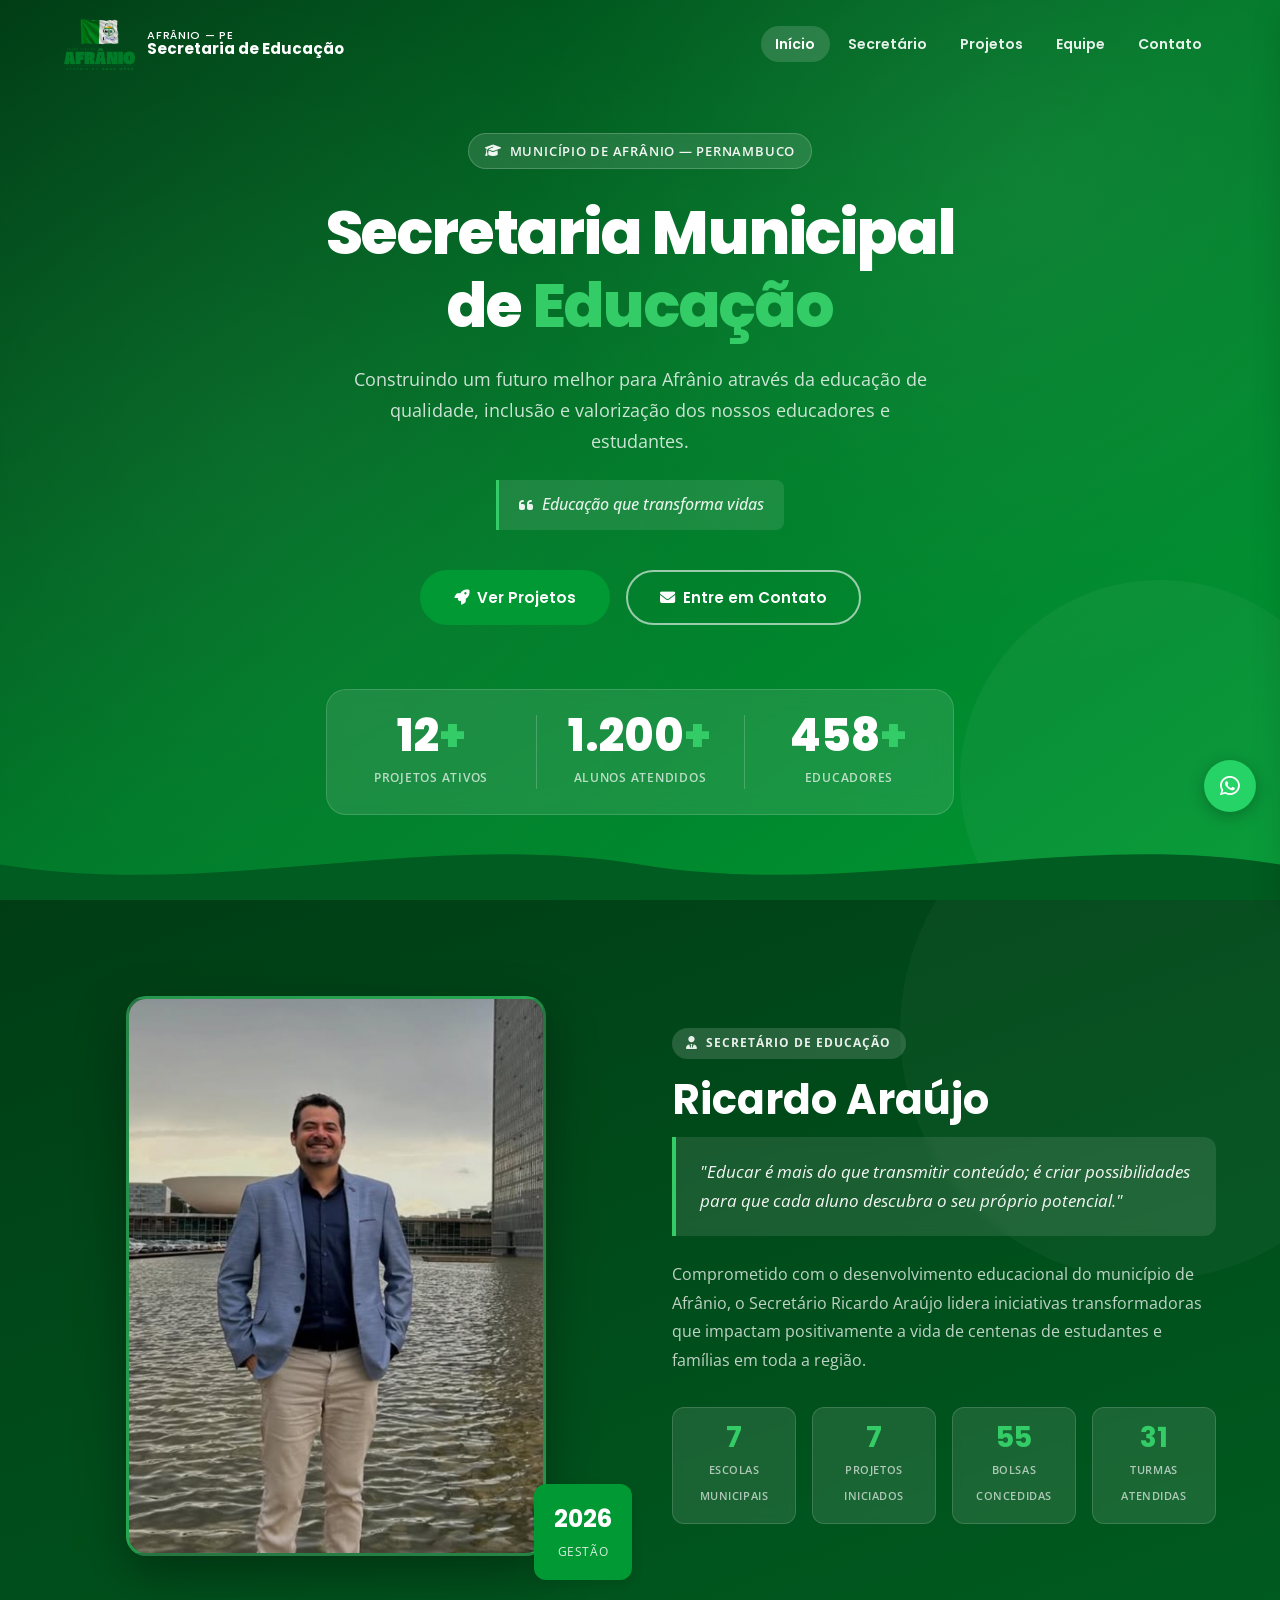
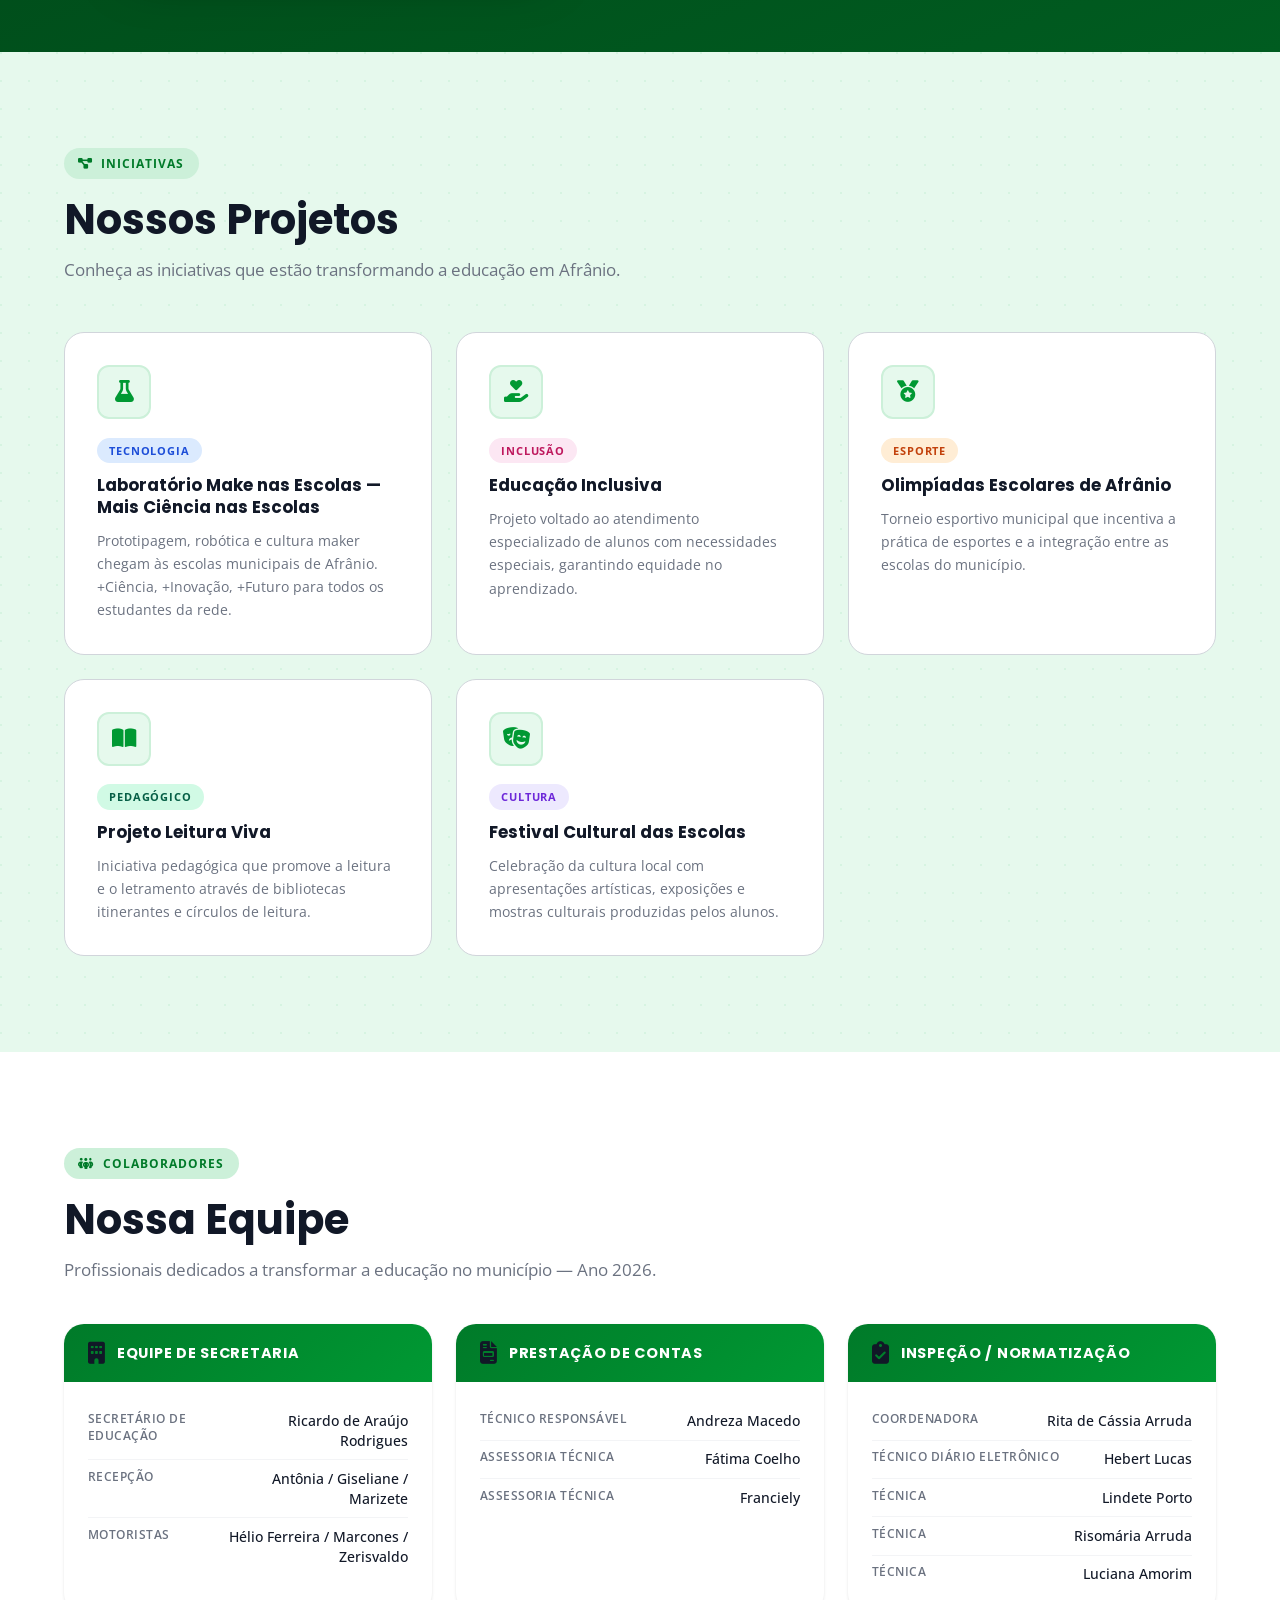
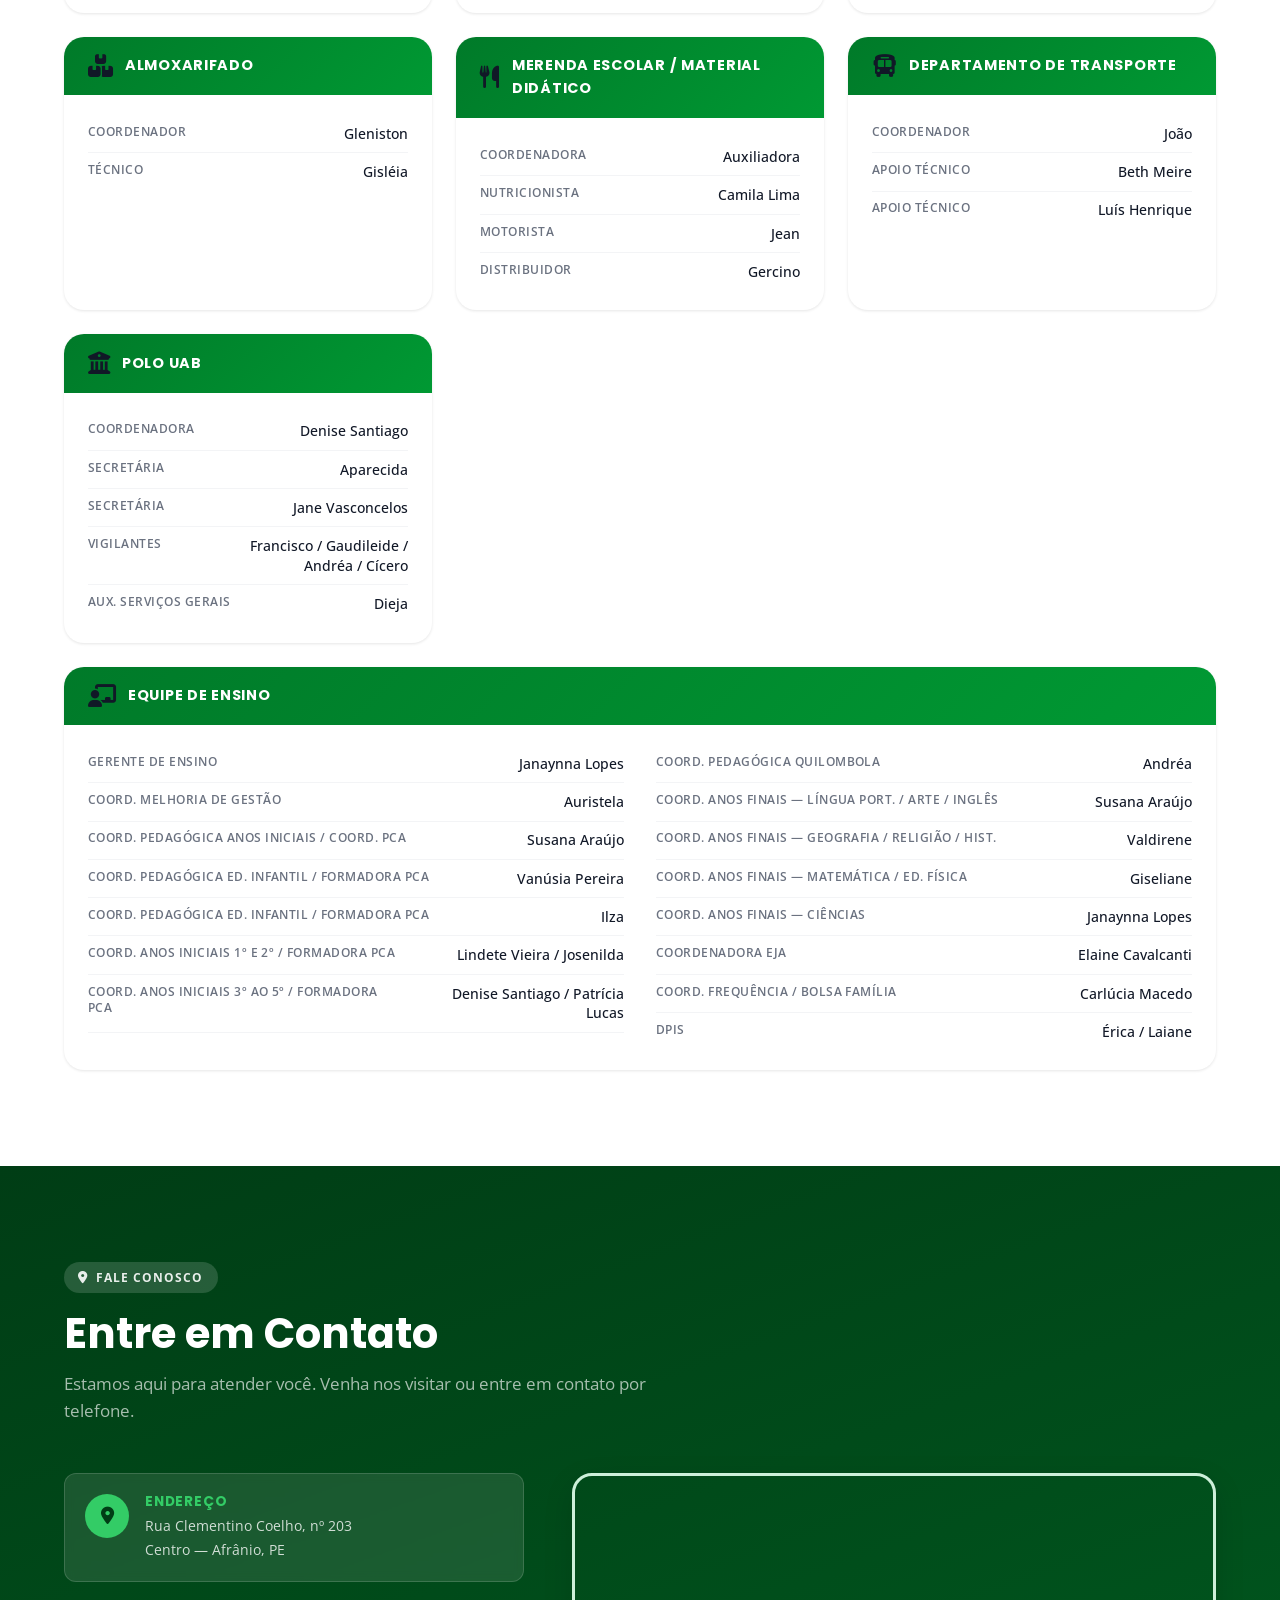
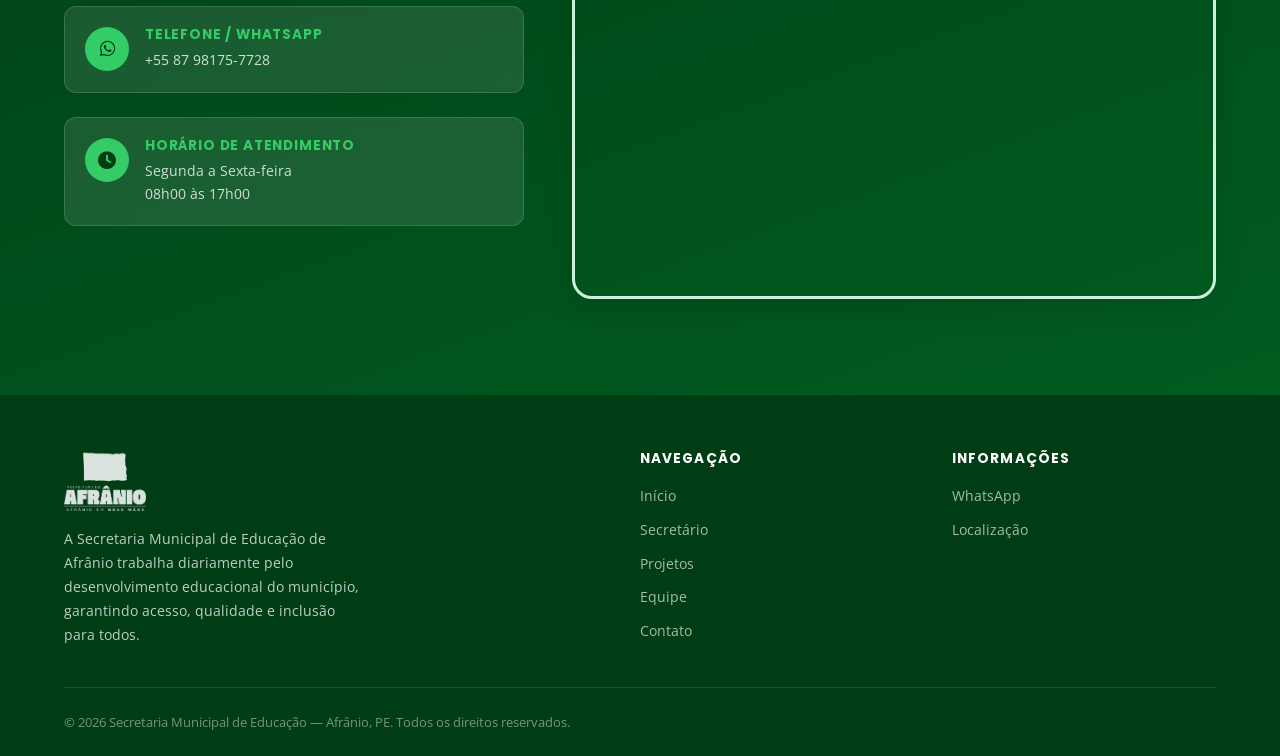
<file: index.html>
<!DOCTYPE html>
<html lang="pt-BR">
<head>
  <meta charset="UTF-8" />
  <meta name="viewport" content="width=device-width, initial-scale=1.0" />
  <title>Secretaria Municipal de Educação — Afrânio PE</title>
  <meta name="description" content="Secretaria Municipal de Educação de Afrânio – Construindo um futuro melhor através da educação de qualidade, inclusão e valorização dos educadores." />
  <meta name="theme-color" content="#009933" />

  <!-- Open Graph -->
  <meta property="og:title" content="Secretaria Municipal de Educação — Afrânio PE" />
  <meta property="og:description" content="Educação que transforma vidas." />
  <meta property="og:type" content="website" />

  <!-- Favicon -->
  <link rel="icon" type="image/png" href="logo.png" />

  <!-- Font Awesome -->
  <link rel="stylesheet" href="https://cdnjs.cloudflare.com/ajax/libs/font-awesome/6.5.0/css/all.min.css" />

  <!-- Google Fonts -->
  <link rel="preconnect" href="https://fonts.googleapis.com" />
  <link rel="preconnect" href="https://fonts.gstatic.com" crossorigin />
  <link href="https://fonts.googleapis.com/css2?family=Poppins:wght@300;400;500;600;700;800&family=Open+Sans:wght@400;500;600&display=swap" rel="stylesheet" />

  <!-- Styles -->
  <link rel="stylesheet" href="css/style.css" />
</head>
<body>

<!-- ════════════════════════════ HEADER ════════════════════════════ -->
<header id="header">
  <div class="container">
    <nav class="nav-inner">
      <a href="#inicio" class="nav-logo" aria-label="Início">
        <img src="logo.png" alt="Prefeitura de Afrânio" />
        <div class="nav-logo-text">
          <span>Afrânio — PE</span>
          <span>Secretaria de Educação</span>
        </div>
      </a>

      <ul class="nav-links">
        <li><a href="#inicio"    class="active">Início</a></li>
        <li><a href="#secretario">Secretário</a></li>
        <li><a href="#projetos">Projetos</a></li>
        <li><a href="#equipe">Equipe</a></li>
        <li><a href="#contato">Contato</a></li>
      </ul>

      <button class="nav-menu-btn" id="menuBtn" aria-label="Abrir menu">
        <i class="fa-solid fa-bars"></i>
      </button>
    </nav>
  </div>
</header>

<!-- Mobile nav -->
<div class="nav-overlay" id="navOverlay"></div>
<nav class="nav-mobile" id="navMobile">
  <a href="#inicio">Início</a>
  <a href="#secretario">Secretário</a>
  <a href="#projetos">Projetos</a>
  <a href="#equipe">Equipe</a>
  <a href="#contato">Contato</a>
</nav>


<!-- ════════════════════════════ HERO ════════════════════════════ -->
<section id="inicio">
  <div class="hero-content">
    <div class="hero-badge">
      <i class="fa-solid fa-graduation-cap"></i>
      Município de Afrânio — Pernambuco
    </div>

    <h1 class="hero-title">
      Secretaria Municipal<br />de <span>Educação</span>
    </h1>

    <p class="hero-desc">
      Construindo um futuro melhor para Afrânio através da educação de qualidade,
      inclusão e valorização dos nossos educadores e estudantes.
    </p>

    <blockquote class="hero-quote">
      <i class="fa-solid fa-quote-left"></i>
      Educação que transforma vidas
    </blockquote>

    <div class="hero-buttons">
      <a href="#projetos" class="btn btn-primary">
        <i class="fa-solid fa-rocket"></i>
        Ver Projetos
      </a>
      <a href="#contato" class="btn btn-outline">
        <i class="fa-solid fa-envelope"></i>
        Entre em Contato
      </a>
    </div>

    <!-- STATS -->
    <div class="hero-stats">
      <div class="hero-stat">
        <span class="hero-stat-num"><span data-target="12">0</span><em>+</em></span>
        <span class="hero-stat-label">Projetos Ativos</span>
      </div>
      <div class="hero-stat">
        <span class="hero-stat-num"><span data-target="1200">0</span><em>+</em></span>
        <span class="hero-stat-label">Alunos Atendidos</span>
      </div>
      <div class="hero-stat">
        <span class="hero-stat-num"><span data-target="458">0</span><em>+</em></span>
        <span class="hero-stat-label">Educadores</span>
      </div>
    </div>
  </div>

  <!-- Wave -->
  <svg class="wave" xmlns="http://www.w3.org/2000/svg" viewBox="0 0 1440 80" preserveAspectRatio="none"
       style="position:absolute;bottom:0;left:0;right:0;z-index:1;">
    <path fill="#005c20" d="M0,40 C240,80 480,0 720,40 C960,80 1200,0 1440,40 L1440,80 L0,80 Z"/>
  </svg>
</section>


<!-- ════════════════════════════ SECRETÁRIO ════════════════════════════ -->
<section id="secretario">
  <div class="container">
    <div class="secretary-inner">

      <!-- Foto -->
      <div class="secretary-photo-wrap fade-up">
        <div class="secretary-photo">
          <img src="foto-secretario.jpg" alt="Secretário Ricardo Araújo"
               onerror="this.parentElement.innerHTML='<div class=\'photo-placeholder\'><i class=\'fa-solid fa-user\'></i><p>Adicione a foto: foto-secretario.jpg</p></div>'" />
        </div>
        <div class="secretary-badge-wrap">
          <strong>2026</strong>
          <span>Gestão</span>
        </div>
      </div>

      <!-- Texto -->
      <div class="secretary-text fade-up">
        <span class="section-tag">
          <i class="fa-solid fa-user-tie"></i>&nbsp; Secretário de Educação
        </span>
        <h2 class="section-title">Ricardo Araújo</h2>

        <blockquote class="secretary-quote">
          "Educar é mais do que transmitir conteúdo; é criar possibilidades para que
          cada aluno descubra o seu próprio potencial."
        </blockquote>

        <p class="secretary-bio">
          Comprometido com o desenvolvimento educacional do município de Afrânio, o
          Secretário Ricardo Araújo lidera iniciativas transformadoras que impactam
          positivamente a vida de centenas de estudantes e famílias em toda a região.
        </p>

        <div class="secretary-stats">
          <div class="sec-stat">
            <span class="sec-stat-num" data-target="11">0</span>
            <span class="sec-stat-label">Escolas Municipais</span>
          </div>
          <div class="sec-stat">
            <span class="sec-stat-num" data-target="12">0</span>
            <span class="sec-stat-label">Projetos Iniciados</span>
          </div>
          <div class="sec-stat">
            <span class="sec-stat-num" data-target="85">0</span>
            <span class="sec-stat-label">Bolsas Concedidas</span>
          </div>
          <div class="sec-stat">
            <span class="sec-stat-num" data-target="48">0</span>
            <span class="sec-stat-label">Turmas Atendidas</span>
          </div>
        </div>
      </div>

    </div>
  </div>
</section>


<!-- ════════════════════════════ PROJETOS ════════════════════════════ -->
<section id="projetos">
  <div class="container">
    <div class="section-header fade-up">
      <span class="section-tag">
        <i class="fa-solid fa-diagram-project"></i>&nbsp; Iniciativas
      </span>
      <h2 class="section-title">Nossos Projetos</h2>
      <p class="section-subtitle">
        Conheça as iniciativas que estão transformando a educação em Afrânio.
      </p>
    </div>

    <div class="projects-grid" id="projectsGrid">
      <!-- Preenchido pelo JS -->
      <div class="projects-loading" style="grid-column:1/-1;text-align:center;padding:3rem;color:var(--gray-500);">
        <i class="fa-solid fa-spinner fa-spin" style="font-size:2rem;display:block;margin-bottom:1rem;"></i>
        Carregando projetos...
      </div>
    </div>
  </div>
</section>


<!-- ════════════════════════════ EQUIPE ════════════════════════════ -->
<section id="equipe">
  <div class="container">
    <div class="section-header fade-up" style="margin-bottom:2.5rem;">
      <span class="section-tag">
        <i class="fa-solid fa-people-group"></i>&nbsp; Colaboradores
      </span>
      <h2 class="section-title">Nossa Equipe</h2>
      <p class="section-subtitle">
        Profissionais dedicados a transformar a educação no município — Ano 2026.
      </p>
    </div>

    <div class="departments-grid">

      <!-- SECRETARIA -->
      <div class="dept-card fade-up">
        <div class="dept-header">
          <i class="fa-solid fa-building dept-icon"></i>
          <span class="dept-name">Equipe de Secretaria</span>
        </div>
        <div class="dept-body">
          <div class="dept-member">
            <span class="member-role">Secretário de Educação</span>
            <span class="member-name">Ricardo de Araújo Rodrigues</span>
          </div>
          <div class="dept-member">
            <span class="member-role">Recepção</span>
            <span class="member-name">Antônia / Giseliane / Marizete</span>
          </div>
          <div class="dept-member">
            <span class="member-role">Motoristas</span>
            <span class="member-name">Hélio Ferreira / Marcones / Zerisvaldo</span>
          </div>
        </div>
      </div>

      <!-- PRESTAÇÃO DE CONTAS -->
      <div class="dept-card fade-up">
        <div class="dept-header">
          <i class="fa-solid fa-file-invoice dept-icon"></i>
          <span class="dept-name">Prestação de Contas</span>
        </div>
        <div class="dept-body">
          <div class="dept-member">
            <span class="member-role">Técnico Responsável</span>
            <span class="member-name">Andreza Macedo</span>
          </div>
          <div class="dept-member">
            <span class="member-role">Assessoria Técnica</span>
            <span class="member-name">Fátima Coelho</span>
          </div>
          <div class="dept-member">
            <span class="member-role">Assessoria Técnica</span>
            <span class="member-name">Franciely</span>
          </div>
        </div>
      </div>

      <!-- INSPEÇÃO/NORMATIZAÇÃO -->
      <div class="dept-card fade-up">
        <div class="dept-header">
          <i class="fa-solid fa-clipboard-check dept-icon"></i>
          <span class="dept-name">Inspeção / Normatização</span>
        </div>
        <div class="dept-body">
          <div class="dept-member">
            <span class="member-role">Coordenadora</span>
            <span class="member-name">Rita de Cássia Arruda</span>
          </div>
          <div class="dept-member">
            <span class="member-role">Técnico Diário Eletrônico</span>
            <span class="member-name">Hebert Lucas</span>
          </div>
          <div class="dept-member">
            <span class="member-role">Técnica</span>
            <span class="member-name">Lindete Porto</span>
          </div>
          <div class="dept-member">
            <span class="member-role">Técnica</span>
            <span class="member-name">Risomária Arruda</span>
          </div>
          <div class="dept-member">
            <span class="member-role">Técnica</span>
            <span class="member-name">Luciana Amorim</span>
          </div>
        </div>
      </div>

      <!-- ALMOXARIFADO -->
      <div class="dept-card fade-up">
        <div class="dept-header">
          <i class="fa-solid fa-boxes-stacked dept-icon"></i>
          <span class="dept-name">Almoxarifado</span>
        </div>
        <div class="dept-body">
          <div class="dept-member">
            <span class="member-role">Coordenador</span>
            <span class="member-name">Gleniston</span>
          </div>
          <div class="dept-member">
            <span class="member-role">Técnico</span>
            <span class="member-name">Gisléia</span>
          </div>
        </div>
      </div>

      <!-- MERENDA / MATERIAL DIDÁTICO -->
      <div class="dept-card fade-up">
        <div class="dept-header">
          <i class="fa-solid fa-utensils dept-icon"></i>
          <span class="dept-name">Merenda Escolar / Material Didático</span>
        </div>
        <div class="dept-body">
          <div class="dept-member">
            <span class="member-role">Coordenadora</span>
            <span class="member-name">Auxiliadora</span>
          </div>
          <div class="dept-member">
            <span class="member-role">Nutricionista</span>
            <span class="member-name">Camila Lima</span>
          </div>
          <div class="dept-member">
            <span class="member-role">Motorista</span>
            <span class="member-name">Jean</span>
          </div>
          <div class="dept-member">
            <span class="member-role">Distribuidor</span>
            <span class="member-name">Gercino</span>
          </div>
        </div>
      </div>

      <!-- TRANSPORTE -->
      <div class="dept-card fade-up">
        <div class="dept-header">
          <i class="fa-solid fa-bus dept-icon"></i>
          <span class="dept-name">Departamento de Transporte</span>
        </div>
        <div class="dept-body">
          <div class="dept-member">
            <span class="member-role">Coordenador</span>
            <span class="member-name">João</span>
          </div>
          <div class="dept-member">
            <span class="member-role">Apoio Técnico</span>
            <span class="member-name">Beth Meire</span>
          </div>
          <div class="dept-member">
            <span class="member-role">Apoio Técnico</span>
            <span class="member-name">Luís Henrique</span>
          </div>
        </div>
      </div>

      <!-- POLO UAB -->
      <div class="dept-card fade-up">
        <div class="dept-header">
          <i class="fa-solid fa-building-columns dept-icon"></i>
          <span class="dept-name">Polo UAB</span>
        </div>
        <div class="dept-body">
          <div class="dept-member">
            <span class="member-role">Coordenadora</span>
            <span class="member-name">Denise Santiago</span>
          </div>
          <div class="dept-member">
            <span class="member-role">Secretária</span>
            <span class="member-name">Aparecida</span>
          </div>
          <div class="dept-member">
            <span class="member-role">Secretária</span>
            <span class="member-name">Jane Vasconcelos</span>
          </div>
          <div class="dept-member">
            <span class="member-role">Vigilantes</span>
            <span class="member-name">Francisco / Gaudileide / Andréa / Cícero</span>
          </div>
          <div class="dept-member">
            <span class="member-role">Aux. Serviços Gerais</span>
            <span class="member-name">Dieja</span>
          </div>
        </div>
      </div>

      <!-- EQUIPE DE ENSINO -->
      <div class="dept-card fade-up" style="grid-column: 1 / -1;">
        <div class="dept-header">
          <i class="fa-solid fa-chalkboard-user dept-icon"></i>
          <span class="dept-name">Equipe de Ensino</span>
        </div>
        <div class="dept-body" style="columns:2;column-gap:2rem;">
          <div class="dept-member" style="break-inside:avoid">
            <span class="member-role">Gerente de Ensino</span>
            <span class="member-name">Janaynna Lopes</span>
          </div>
          <div class="dept-member" style="break-inside:avoid">
            <span class="member-role">Coord. Melhoria de Gestão</span>
            <span class="member-name">Auristela</span>
          </div>
          <div class="dept-member" style="break-inside:avoid">
            <span class="member-role">Coord. Pedagógica Anos Iniciais / Coord. PCA</span>
            <span class="member-name">Susana Araújo</span>
          </div>
          <div class="dept-member" style="break-inside:avoid">
            <span class="member-role">Coord. Pedagógica Ed. Infantil / Formadora PCA</span>
            <span class="member-name">Vanúsia Pereira</span>
          </div>
          <div class="dept-member" style="break-inside:avoid">
            <span class="member-role">Coord. Pedagógica Ed. Infantil / Formadora PCA</span>
            <span class="member-name">Ilza</span>
          </div>
          <div class="dept-member" style="break-inside:avoid">
            <span class="member-role">Coord. Anos Iniciais 1º e 2º / Formadora PCA</span>
            <span class="member-name">Lindete Vieira / Josenilda</span>
          </div>
          <div class="dept-member" style="break-inside:avoid">
            <span class="member-role">Coord. Anos Iniciais 3º ao 5º / Formadora PCA</span>
            <span class="member-name">Denise Santiago / Patrícia Lucas</span>
          </div>
          <div class="dept-member" style="break-inside:avoid">
            <span class="member-role">Coord. Pedagógica Quilombola</span>
            <span class="member-name">Andréa</span>
          </div>
          <div class="dept-member" style="break-inside:avoid">
            <span class="member-role">Coord. Anos Finais — Língua Port. / Arte / Inglês</span>
            <span class="member-name">Susana Araújo</span>
          </div>
          <div class="dept-member" style="break-inside:avoid">
            <span class="member-role">Coord. Anos Finais — Geografia / Religião / Hist.</span>
            <span class="member-name">Valdirene</span>
          </div>
          <div class="dept-member" style="break-inside:avoid">
            <span class="member-role">Coord. Anos Finais — Matemática / Ed. Física</span>
            <span class="member-name">Giseliane</span>
          </div>
          <div class="dept-member" style="break-inside:avoid">
            <span class="member-role">Coord. Anos Finais — Ciências</span>
            <span class="member-name">Janaynna Lopes</span>
          </div>
          <div class="dept-member" style="break-inside:avoid">
            <span class="member-role">Coordenadora EJA</span>
            <span class="member-name">Elaine Cavalcanti</span>
          </div>
          <div class="dept-member" style="break-inside:avoid">
            <span class="member-role">Coord. Frequência / Bolsa Família</span>
            <span class="member-name">Carlúcia Macedo</span>
          </div>
          <div class="dept-member" style="break-inside:avoid">
            <span class="member-role">DPIS</span>
            <span class="member-name">Érica / Laiane</span>
          </div>
        </div>
      </div>

    </div>
  </div>
</section>


<!-- ════════════════════════════ CONTATO ════════════════════════════ -->
<section id="contato">
  <div class="container">
    <div class="section-header fade-up" style="margin-bottom:3rem;">
      <span class="section-tag">
        <i class="fa-solid fa-location-dot"></i>&nbsp; Fale Conosco
      </span>
      <h2 class="section-title">Entre em Contato</h2>
      <p class="section-subtitle">
        Estamos aqui para atender você. Venha nos visitar ou entre em contato por telefone.
      </p>
    </div>

    <div class="contact-inner">
      <div class="contact-info fade-up">

        <div class="contact-card">
          <div class="contact-card-icon">
            <i class="fa-solid fa-location-dot"></i>
          </div>
          <div class="contact-card-body">
            <h4>Endereço</h4>
            <p>Rua Clementino Coelho, nº 203<br />Centro — Afrânio, PE</p>
          </div>
        </div>

        <div class="contact-card">
          <div class="contact-card-icon">
            <i class="fa-brands fa-whatsapp"></i>
          </div>
          <div class="contact-card-body">
            <h4>Telefone / WhatsApp</h4>
            <a href="https://wa.me/5587981757728" target="_blank" rel="noopener">
              +55 87 98175-7728
            </a>
          </div>
        </div>

        <div class="contact-card">
          <div class="contact-card-icon">
            <i class="fa-solid fa-clock"></i>
          </div>
          <div class="contact-card-body">
            <h4>Horário de Atendimento</h4>
            <p>Segunda a Sexta-feira<br />08h00 às 17h00</p>
          </div>
        </div>

      </div>

      <!-- MAPA -->
      <div class="contact-map fade-up">
        <iframe
          title="Localização da Secretaria Municipal de Educação de Afrânio"
          src="https://maps.google.com/maps?q=Rua+Clementino+Coelho+203+Centro+Afranio+PE+Brasil&t=&z=16&ie=UTF8&iwloc=&output=embed"
          allowfullscreen
          loading="lazy"
          referrerpolicy="no-referrer-when-downgrade">
        </iframe>
      </div>
    </div>
  </div>
</section>


<!-- ════════════════════════════ FOOTER ════════════════════════════ -->
<footer>
  <div class="container">
    <div class="footer-inner">
      <div class="footer-brand">
        <img src="logo.png" alt="Prefeitura de Afrânio" />
        <p>
          A Secretaria Municipal de Educação de Afrânio trabalha diariamente
          pelo desenvolvimento educacional do município, garantindo acesso,
          qualidade e inclusão para todos.
        </p>
      </div>
      <div class="footer-col">
        <h5>Navegação</h5>
        <ul>
          <li><a href="#inicio">Início</a></li>
          <li><a href="#secretario">Secretário</a></li>
          <li><a href="#projetos">Projetos</a></li>
          <li><a href="#equipe">Equipe</a></li>
          <li><a href="#contato">Contato</a></li>
        </ul>
      </div>
      <div class="footer-col">
        <h5>Informações</h5>
        <ul>
          <li><a href="https://wa.me/5587981757728" target="_blank" rel="noopener">WhatsApp</a></li>
          <li><a href="#contato">Localização</a></li>
        </ul>
      </div>
    </div>

    <div class="footer-bottom">
      <span>© 2026 Secretaria Municipal de Educação — Afrânio, PE. Todos os direitos reservados.</span>
    </div>
  </div>
</footer>

<!-- WhatsApp flutuante -->
<a href="https://wa.me/5587981757728" class="fab-whatsapp" target="_blank" rel="noopener" aria-label="Fale conosco pelo WhatsApp">
  <i class="fa-brands fa-whatsapp"></i>
</a>

<!-- Voltar ao topo -->
<button class="fab-top" id="backToTop" aria-label="Voltar ao topo">
  <i class="fa-solid fa-chevron-up"></i>
</button>

<script src="js/main.js"></script>
</body>
</html>
</file>
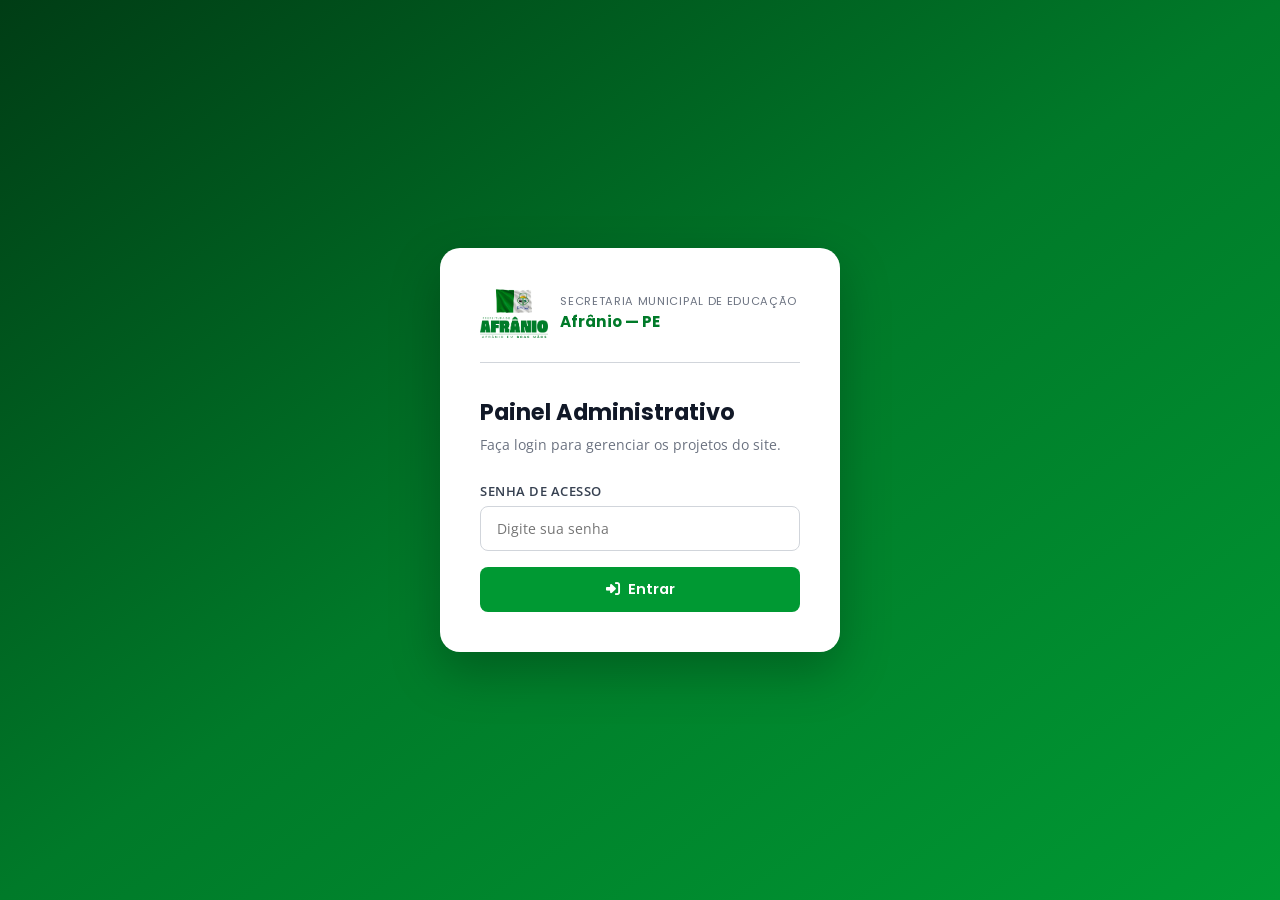
<file: admin.html>
<!DOCTYPE html>
<html lang="pt-BR">
<head>
  <meta charset="UTF-8" />
  <meta name="viewport" content="width=device-width, initial-scale=1.0" />
  <title>Painel Admin — SME Afrânio</title>
  <meta name="robots" content="noindex, nofollow" />
  <link rel="stylesheet" href="https://cdnjs.cloudflare.com/ajax/libs/font-awesome/6.5.0/css/all.min.css" />
  <link rel="preconnect" href="https://fonts.googleapis.com" />
  <link rel="preconnect" href="https://fonts.gstatic.com" crossorigin />
  <link href="https://fonts.googleapis.com/css2?family=Poppins:wght@400;500;600;700&family=Open+Sans:wght@400;500;600&display=swap" rel="stylesheet" />
  <style>
    :root {
      --primary:       #009933;
      --primary-dark:  #007a29;
      --primary-light: #e6f9ed;
      --danger:        #dc2626;
      --danger-light:  #fee2e2;
      --warning:       #d97706;
      --warning-light: #fef3c7;
      --white:         #ffffff;
      --gray-900:      #111827;
      --gray-700:      #374151;
      --gray-500:      #6b7280;
      --gray-300:      #d1d5db;
      --gray-100:      #f3f4f6;
      --shadow:        0 4px 12px rgba(0,0,0,.10);
      --radius:        .75rem;
    }
    *, *::before, *::after { box-sizing: border-box; margin: 0; padding: 0; }
    body { font-family: 'Open Sans', system-ui, sans-serif; background: var(--gray-100); color: var(--gray-900); min-height: 100vh; }

    /* ── LOGIN ── */
    #loginSection {
      min-height: 100vh;
      display: flex;
      align-items: center;
      justify-content: center;
      background: linear-gradient(145deg, #003d15, #007a29, #009933);
      padding: 1.5rem;
    }
    .login-box {
      background: var(--white);
      border-radius: 1.25rem;
      padding: 2.5rem;
      width: 100%;
      max-width: 400px;
      box-shadow: 0 20px 50px rgba(0,0,0,.25);
    }
    .login-logo { display: flex; align-items: center; gap: .75rem; margin-bottom: 2rem; padding-bottom: 1.5rem; border-bottom: 1px solid var(--gray-300); }
    .login-logo img { height: 50px; width: auto; }
    .login-logo-text span  { display: block; font-size: .7rem; color: var(--gray-500); text-transform: uppercase; letter-spacing: .06em; font-family: 'Poppins', sans-serif; }
    .login-logo-text strong { display: block; font-size: .95rem; font-weight: 700; color: var(--primary-dark); font-family: 'Poppins', sans-serif; }
    .login-box h1 { font-family: 'Poppins', sans-serif; font-size: 1.4rem; font-weight: 700; margin-bottom: .35rem; }
    .login-box p  { font-size: .875rem; color: var(--gray-500); margin-bottom: 1.75rem; }

    label { display: block; font-size: .82rem; font-weight: 600; color: var(--gray-700); margin-bottom: .4rem; text-transform: uppercase; letter-spacing: .04em; }
    input[type="password"], input[type="text"], select, textarea {
      width: 100%; padding: .75rem 1rem; border: 1.5px solid var(--gray-300);
      border-radius: .5rem; font-size: .9rem; font-family: inherit;
      color: var(--gray-900); background: var(--white); transition: border-color .2s;
    }
    input:focus, select:focus, textarea:focus { outline: none; border-color: var(--primary); }
    textarea { resize: vertical; min-height: 90px; }

    .error-msg { display: none; font-size: .82rem; color: var(--danger); background: var(--danger-light); padding: .6rem .9rem; border-radius: .5rem; margin-top: .75rem; }

    .btn { display: inline-flex; align-items: center; gap: .5rem; padding: .75rem 1.5rem; border-radius: .5rem; font-size: .9rem; font-weight: 600; font-family: 'Poppins', sans-serif; cursor: pointer; border: none; transition: .2s; text-decoration: none; }
    .btn-green  { background: var(--primary); color: var(--white); }
    .btn-green:hover { background: var(--primary-dark); }
    .btn-green:disabled { opacity: .6; cursor: not-allowed; }
    .btn-publish { background: #1d4ed8; color: var(--white); font-size: 1rem; padding: .9rem 2rem; }
    .btn-publish:hover:not(:disabled) { background: #1e40af; }
    .btn-publish:disabled { opacity: .6; cursor: not-allowed; }
    .btn-outline-green { background: var(--white); color: var(--primary); border: 1.5px solid var(--primary); }
    .btn-outline-green:hover { background: var(--primary-light); }
    .btn-outline-gray  { background: var(--white); color: var(--gray-700); border: 1.5px solid var(--gray-300); }
    .btn-outline-gray:hover { background: var(--gray-100); }
    .btn-danger { background: var(--danger); color: var(--white); }
    .btn-danger:hover { background: #b91c1c; }
    .btn-full { width: 100%; justify-content: center; margin-top: 1rem; }

    /* ── ADMIN LAYOUT ── */
    #adminSection { display: none; }

    .admin-topbar {
      background: white; border-bottom: 1px solid var(--gray-300);
      padding: 1rem 2rem; display: flex; align-items: center;
      justify-content: space-between; position: sticky; top: 0; z-index: 100; box-shadow: var(--shadow);
    }
    .topbar-logo { display: flex; align-items: center; gap: .75rem; }
    .topbar-logo img { height: 40px; width: auto; }
    .topbar-logo span { font-family: 'Poppins', sans-serif; font-size: .9rem; font-weight: 700; color: var(--primary-dark); }

    .admin-body { max-width: 1100px; margin: 0 auto; padding: 2rem 1.5rem; }

    /* ── BANNER TOKEN ── */
    .token-banner {
      display: flex;
      align-items: center;
      gap: 1rem;
      background: var(--warning-light);
      border: 1.5px solid #fcd34d;
      border-radius: var(--radius);
      padding: 1rem 1.25rem;
      margin-bottom: 1.5rem;
    }
    .token-banner i { color: var(--warning); font-size: 1.3rem; flex-shrink: 0; }
    .token-banner p { font-size: .88rem; color: var(--gray-700); }
    .token-banner strong { color: var(--gray-900); }

    /* ── PUBLISH BAR ── */
    .publish-bar {
      display: flex;
      align-items: center;
      justify-content: space-between;
      flex-wrap: wrap;
      gap: 1rem;
      background: var(--white);
      border: 1.5px solid #bfdbfe;
      border-radius: var(--radius);
      padding: 1rem 1.5rem;
      margin-bottom: 2rem;
      box-shadow: 0 2px 8px rgba(29,78,216,.08);
    }
    .publish-bar-text h3 { font-family: 'Poppins', sans-serif; font-size: .95rem; font-weight: 700; color: #1d4ed8; }
    .publish-bar-text p  { font-size: .8rem; color: var(--gray-500); margin-top: .15rem; }

    /* ── HEADER ── */
    .admin-header { display: flex; align-items: center; justify-content: space-between; flex-wrap: wrap; gap: 1rem; margin-bottom: 1.5rem; }
    .admin-header h2 { font-family: 'Poppins', sans-serif; font-size: 1.5rem; font-weight: 700; }
    .admin-header-sub { font-size: .85rem; color: var(--gray-500); }
    .header-actions { display: flex; gap: .75rem; flex-wrap: wrap; }

    /* ── CARDS ── */
    .admin-card { background: var(--white); border: 1px solid var(--gray-300); border-radius: var(--radius); padding: 1.25rem 1.5rem; display: flex; align-items: center; gap: 1.25rem; margin-bottom: 1rem; transition: box-shadow .2s; }
    .admin-card:hover { box-shadow: var(--shadow); }
    .admin-card-icon { flex-shrink: 0; width: 50px; height: 50px; background: var(--primary-light); color: var(--primary); border-radius: .6rem; display: flex; align-items: center; justify-content: center; font-size: 1.25rem; }
    .admin-card-info { flex: 1; min-width: 0; }
    .admin-card-cat   { display: inline-block; font-size: .68rem; font-weight: 700; text-transform: uppercase; letter-spacing: .06em; color: var(--primary); background: var(--primary-light); padding: .2rem .6rem; border-radius: 2rem; margin-bottom: .3rem; }
    .admin-card-title { font-family: 'Poppins', sans-serif; font-size: .95rem; font-weight: 700; margin-bottom: .25rem; white-space: nowrap; overflow: hidden; text-overflow: ellipsis; }
    .admin-card-desc  { font-size: .8rem; color: var(--gray-500); white-space: nowrap; overflow: hidden; text-overflow: ellipsis; }
    .admin-card-actions { display: flex; gap: .5rem; flex-shrink: 0; }
    .btn-edit { background: #eff6ff; color: #2563eb; border: none; border-radius: .4rem; width: 36px; height: 36px; cursor: pointer; display: flex; align-items: center; justify-content: center; font-size: .9rem; transition: .2s; }
    .btn-edit:hover { background: #dbeafe; }
    .btn-del  { background: var(--danger-light); color: var(--danger); border: none; border-radius: .4rem; width: 36px; height: 36px; cursor: pointer; display: flex; align-items: center; justify-content: center; font-size: .9rem; transition: .2s; }
    .btn-del:hover { background: #fecaca; }

    .empty-state { text-align: center; padding: 4rem 2rem; color: var(--gray-500); background: var(--white); border-radius: var(--radius); border: 1.5px dashed var(--gray-300); }
    .empty-state i { font-size: 2.5rem; display: block; margin-bottom: 1rem; color: var(--gray-300); }

    /* ── MODAL ── */
    .modal-backdrop { display: none; position: fixed; inset: 0; background: rgba(0,0,0,.45); z-index: 500; align-items: center; justify-content: center; padding: 1rem; backdrop-filter: blur(3px); }
    .modal-backdrop.open { display: flex; }
    .modal { background: var(--white); border-radius: 1rem; width: 100%; max-width: 560px; max-height: 90vh; overflow-y: auto; }
    .modal-header { padding: 1.5rem; border-bottom: 1px solid var(--gray-300); display: flex; align-items: center; justify-content: space-between; }
    .modal-header h3 { font-family: 'Poppins', sans-serif; font-size: 1.1rem; font-weight: 700; }
    .modal-close { background: none; border: none; cursor: pointer; color: var(--gray-500); font-size: 1.2rem; transition: color .2s; }
    .modal-close:hover { color: var(--gray-900); }
    .modal-body { padding: 1.5rem; display: flex; flex-direction: column; gap: 1.1rem; }
    .modal-footer { padding: 1.25rem 1.5rem; border-top: 1px solid var(--gray-300); display: flex; justify-content: flex-end; gap: .75rem; }

    .icon-field-wrap { display: flex; gap: .75rem; align-items: center; }
    .icon-field-wrap input { flex: 1; }
    .icon-preview-box { flex-shrink: 0; width: 44px; height: 44px; background: var(--primary-light); color: var(--primary); border-radius: .5rem; display: flex; align-items: center; justify-content: center; font-size: 1.3rem; border: 1.5px solid var(--gray-300); }
    .icon-hint { font-size: .78rem; color: var(--gray-500); margin-top: .25rem; }
    .icon-hint a { color: var(--primary); }

    /* ── SETTINGS ── */
    .settings-card { background: var(--white); border: 1px solid var(--gray-300); border-radius: var(--radius); padding: 1.5rem; margin-top: 2rem; }
    .settings-card h3 { font-family: 'Poppins', sans-serif; font-size: 1rem; font-weight: 700; margin-bottom: 1.25rem; padding-bottom: .75rem; border-bottom: 1px solid var(--gray-300); display: flex; align-items: center; gap: .5rem; }
    .settings-form { display: grid; gap: 1rem; max-width: 480px; }
    .token-row { display: flex; gap: .5rem; }
    .token-row input { flex: 1; }
    .pass-msg { font-size: .82rem; margin-top: .5rem; min-height: 1.2rem; }

    .how-to-box { background: #f0f9ff; border: 1.5px solid #bae6fd; border-radius: var(--radius); padding: 1.25rem; margin-top: 1rem; font-size: .85rem; line-height: 1.8; color: var(--gray-700); }
    .how-to-box strong { color: #0369a1; }
    .how-to-box ol { padding-left: 1.25rem; }
    .how-to-box code { background: #e0f2fe; color: #0369a1; padding: .1rem .4rem; border-radius: .25rem; font-size: .8rem; }

    /* ── TOAST ── */
    .toast { position: fixed; bottom: 2rem; right: 2rem; background: var(--gray-900); color: var(--white); padding: .85rem 1.5rem; border-radius: .6rem; font-size: .9rem; font-weight: 500; opacity: 0; transform: translateY(10px); transition: opacity .3s, transform .3s; z-index: 9999; pointer-events: none; max-width: 380px; }
    .toast.show { opacity: 1; transform: translateY(0); }
    .toast-success { background: var(--primary); }
    .toast-error   { background: var(--danger); }

    /* ── RESPONSIVE ── */
    @media (max-width: 600px) {
      .admin-topbar { padding: 1rem; }
      .admin-card { flex-wrap: wrap; }
      .admin-card-title, .admin-card-desc { white-space: normal; }
      .header-actions { width: 100%; }
      .header-actions .btn { flex: 1; justify-content: center; font-size: .8rem; padding: .65rem 1rem; }
      .publish-bar { flex-direction: column; align-items: flex-start; }
    }
  </style>
</head>
<body>

<!-- ══════════ LOGIN ══════════ -->
<section id="loginSection">
  <div class="login-box">
    <div class="login-logo">
      <img src="logo.png" alt="Logo SME Afrânio" />
      <div class="login-logo-text">
        <span>Secretaria Municipal de Educação</span>
        <strong>Afrânio — PE</strong>
      </div>
    </div>
    <h1>Painel Administrativo</h1>
    <p>Faça login para gerenciar os projetos do site.</p>
    <form id="loginForm">
      <div>
        <label for="adminPassword">Senha de acesso</label>
        <input type="password" id="adminPassword" placeholder="Digite sua senha" autocomplete="current-password" required />
      </div>
      <div id="loginError" class="error-msg"></div>
      <button type="submit" class="btn btn-green btn-full">
        <i class="fa-solid fa-right-to-bracket"></i> Entrar
      </button>
    </form>
  </div>
</section>

<!-- ══════════ ADMIN ══════════ -->
<div id="adminSection">

  <div class="admin-topbar">
    <div class="topbar-logo">
      <img src="logo.png" alt="Logo" />
      <span>Painel — SME Afrânio</span>
    </div>
    <div style="display:flex;gap:.75rem;align-items:center;">
      <a href="index.html" class="btn btn-outline-gray" target="_blank" style="padding:.55rem 1rem;font-size:.82rem;">
        <i class="fa-solid fa-arrow-up-right-from-square"></i> Ver Site
      </a>
      <button id="logoutBtn" class="btn btn-outline-gray" style="padding:.55rem 1rem;font-size:.82rem;">
        <i class="fa-solid fa-right-from-bracket"></i> Sair
      </button>
    </div>
  </div>

  <div class="admin-body">

    <!-- AVISO: token não configurado -->
    <div id="tokenStatus" class="token-banner" style="display:none;">
      <i class="fa-solid fa-triangle-exclamation"></i>
      <p><strong>Token do GitHub não configurado.</strong> Você pode criar e editar projetos, mas o botão "Publicar no Site" não funcionará até configurar o token abaixo.</p>
    </div>

    <!-- BARRA DE PUBLICAR -->
    <div class="publish-bar">
      <div class="publish-bar-text">
        <h3><i class="fa-solid fa-globe"></i> Publicar no Site</h3>
        <p>Salva os projetos no GitHub e atualiza o site para <strong>todos os visitantes</strong> em instantes.</p>
      </div>
      <button class="btn btn-publish" id="btnPublish">
        <i class="fa-solid fa-cloud-arrow-up"></i> Publicar no Site
      </button>
    </div>

    <!-- CABEÇALHO + AÇÕES -->
    <div class="admin-header">
      <div>
        <h2>Projetos</h2>
        <p class="admin-header-sub" id="projectsCount">0 projetos</p>
      </div>
      <div class="header-actions">
        <button class="btn btn-green" id="btnNewProject">
          <i class="fa-solid fa-plus"></i> Novo Projeto
        </button>
      </div>
    </div>

    <div id="projectsList"></div>

    <!-- CONFIG: TOKEN GITHUB -->
    <div class="settings-card">
      <h3><i class="fa-brands fa-github"></i> Token do GitHub (necessário para publicar)</h3>
      <div class="settings-form">
        <div>
          <label for="tokenInput">Personal Access Token</label>
          <div class="token-row">
            <input type="password" id="tokenInput" placeholder="ghp_xxxxxxxxxxxxxxxxxxxx" />
            <button class="btn btn-outline-green" id="btnSaveToken" type="button">Salvar</button>
            <button class="btn btn-outline-gray" id="btnRemoveToken" type="button" title="Remover token">
              <i class="fa-solid fa-trash"></i>
            </button>
          </div>
          <p style="font-size:.78rem;color:var(--gray-500);margin-top:.4rem;">
            O token é salvo apenas neste navegador, nunca no servidor.
          </p>
        </div>
      </div>

      <div class="how-to-box">
        <strong>Como gerar o Token do GitHub:</strong>
        <ol>
          <li>Acesse <strong>github.com</strong> e faça login na conta <code>seduc-afranio</code></li>
          <li>Vá em <strong>Settings → Developer Settings → Personal Access Tokens → Tokens (classic)</strong></li>
          <li>Clique em <strong>"Generate new token (classic)"</strong></li>
          <li>Dê um nome (ex: <code>SME-Admin</code>), selecione o escopo <code>repo</code> e clique em <strong>Generate token</strong></li>
          <li>Copie o token gerado e cole no campo acima</li>
        </ol>
      </div>
    </div>

    <!-- CONFIG: ALTERAR SENHA -->
    <div class="settings-card">
      <h3><i class="fa-solid fa-lock"></i> Alterar Senha de Acesso</h3>
      <form id="changePassForm" class="settings-form">
        <div>
          <label for="cpCurrent">Senha atual</label>
          <input type="password" id="cpCurrent" placeholder="Senha atual" />
        </div>
        <div>
          <label for="cpNew">Nova senha</label>
          <input type="password" id="cpNew" placeholder="Mínimo 8 caracteres" />
        </div>
        <div>
          <label for="cpConfirm">Confirmar nova senha</label>
          <input type="password" id="cpConfirm" placeholder="Repita a nova senha" />
        </div>
        <div class="pass-msg" id="passMsg"></div>
        <div>
          <button type="submit" class="btn btn-outline-green">
            <i class="fa-solid fa-key"></i> Salvar Nova Senha
          </button>
        </div>
      </form>
    </div>

  </div>
</div>

<!-- ══════════ MODAL PROJETO ══════════ -->
<div class="modal-backdrop" id="modalBackdrop">
  <div class="modal">
    <div class="modal-header">
      <h3 id="modalTitle">Novo Projeto</h3>
      <button class="modal-close" id="btnCancelModal"><i class="fa-solid fa-xmark"></i></button>
    </div>
    <form id="projectForm">
      <div class="modal-body">
        <div>
          <label for="fTitulo">Título do Projeto *</label>
          <input type="text" id="fTitulo" placeholder="Ex: Olimpíadas Escolares de Afrânio" required />
        </div>
        <div>
          <label for="fDescricao">Descrição *</label>
          <textarea id="fDescricao" placeholder="Descreva o projeto..." required></textarea>
        </div>
        <div>
          <label for="fCategoria">Categoria *</label>
          <select id="fCategoria" required>
            <option value="">Selecione...</option>
            <option>Pedagógico</option>
            <option>Tecnologia</option>
            <option>Inclusão</option>
            <option>Esporte</option>
            <option>Cultura</option>
            <option>Social</option>
            <option>Infraestrutura</option>
          </select>
        </div>
        <div>
          <label for="fIcone">Ícone (Font Awesome) *</label>
          <div class="icon-field-wrap">
            <input type="text" id="fIcone" placeholder="fa-solid fa-flask" required />
            <div class="icon-preview-box">
              <i id="iconPreview" class="fa-solid fa-circle-question"></i>
            </div>
          </div>
          <p class="icon-hint">
            Pesquise em <a href="https://fontawesome.com/icons" target="_blank" rel="noopener">fontawesome.com/icons</a>
            e cole a classe. Ex: <code style="background:#f3f4f6;padding:.1rem .3rem;border-radius:.25rem;font-size:.78rem;">fa-solid fa-book-open</code>
          </p>
        </div>
      </div>
      <div class="modal-footer">
        <button type="button" class="btn btn-outline-gray" onclick="document.getElementById('btnCancelModal').click()">Cancelar</button>
        <button type="submit" class="btn btn-green">
          <i class="fa-solid fa-floppy-disk"></i> Salvar
        </button>
      </div>
    </form>
  </div>
</div>

<div class="toast" id="toast"></div>

<script src="js/admin.js"></script>
</body>
</html>
</file>
<file: css/style.css>
@import url('https://fonts.googleapis.com/css2?family=Poppins:wght@300;400;500;600;700;800&family=Open+Sans:wght@400;500;600&display=swap');

:root {
  --green-900: #003d15;
  --green-800: #005c20;
  --green-700: #007a29;
  --green-600: #009933;
  --green-500: #00b33c;
  --green-400: #33cc66;
  --green-100: #ccf0d9;
  --green-50:  #e6f9ed;
  --white:     #ffffff;
  --gray-900:  #111827;
  --gray-700:  #374151;
  --gray-500:  #6b7280;
  --gray-300:  #d1d5db;
  --gray-100:  #f3f4f6;
  --shadow-sm: 0 1px 3px rgba(0,0,0,.10);
  --shadow:    0 4px 12px rgba(0,0,0,.10);
  --shadow-lg: 0 10px 30px rgba(0,0,0,.12);
  --radius:    .75rem;
  --radius-lg: 1.25rem;
  --transition: .3s ease;
}

*, *::before, *::after { box-sizing: border-box; margin: 0; padding: 0; }

html { scroll-behavior: smooth; }

body {
  font-family: 'Open Sans', system-ui, sans-serif;
  color: var(--gray-900);
  background: var(--white);
  line-height: 1.6;
  overflow-x: hidden;
}

img { max-width: 100%; display: block; }
a  { text-decoration: none; color: inherit; }
ul { list-style: none; }

/* ── TYPOGRAPHY ── */
h1,h2,h3,h4,h5 { font-family: 'Poppins', sans-serif; line-height: 1.2; }

/* ── REUSABLE ── */
.container {
  max-width: 1200px;
  margin: 0 auto;
  padding: 0 1.5rem;
}

.section-tag {
  display: inline-block;
  background: var(--green-100);
  color: var(--green-700);
  font-size: .78rem;
  font-weight: 700;
  letter-spacing: .08em;
  text-transform: uppercase;
  padding: .35rem .9rem;
  border-radius: 2rem;
  margin-bottom: 1rem;
}

.section-title {
  font-size: clamp(1.75rem, 4vw, 2.6rem);
  font-weight: 700;
  color: var(--gray-900);
  margin-bottom: .75rem;
}

.section-subtitle {
  font-size: 1.05rem;
  color: var(--gray-500);
  max-width: 600px;
}

.btn {
  display: inline-flex;
  align-items: center;
  gap: .5rem;
  padding: .85rem 2rem;
  border-radius: 3rem;
  font-family: 'Poppins', sans-serif;
  font-size: .95rem;
  font-weight: 600;
  cursor: pointer;
  transition: var(--transition);
  border: 2px solid transparent;
}
.btn-primary {
  background: var(--green-600);
  color: var(--white);
  border-color: var(--green-600);
}
.btn-primary:hover {
  background: var(--green-700);
  border-color: var(--green-700);
  transform: translateY(-2px);
  box-shadow: 0 8px 24px rgba(27,138,60,.35);
}
.btn-outline {
  background: transparent;
  color: var(--white);
  border-color: rgba(255,255,255,.6);
}
.btn-outline:hover {
  background: var(--white);
  color: var(--green-700);
  border-color: var(--white);
  transform: translateY(-2px);
}

/* ── HEADER ── */
#header {
  position: fixed;
  top: 0; left: 0; right: 0;
  z-index: 1000;
  transition: background var(--transition), box-shadow var(--transition);
  padding: 1.1rem 0;
}
#header.scrolled {
  background: var(--white);
  box-shadow: var(--shadow);
  padding: .7rem 0;
}
#header .nav-inner {
  display: flex;
  align-items: center;
  justify-content: space-between;
}
.nav-logo {
  display: flex;
  align-items: center;
  gap: .75rem;
}
.nav-logo img {
  height: 52px;
  width: auto;
  transition: var(--transition);
}
#header.scrolled .nav-logo img { height: 42px; }

.nav-logo-text {
  display: flex;
  flex-direction: column;
  line-height: 1.1;
}
.nav-logo-text span:first-child {
  font-family: 'Poppins', sans-serif;
  font-size: .7rem;
  font-weight: 500;
  color: var(--white);
  text-transform: uppercase;
  letter-spacing: .06em;
  transition: color var(--transition);
}
.nav-logo-text span:last-child {
  font-family: 'Poppins', sans-serif;
  font-size: .95rem;
  font-weight: 700;
  color: var(--white);
  transition: color var(--transition);
}
#header.scrolled .nav-logo-text span { color: var(--green-700); }

.nav-links {
  display: flex;
  align-items: center;
  gap: .25rem;
}
.nav-links a {
  padding: .5rem .9rem;
  border-radius: 2rem;
  font-size: .88rem;
  font-weight: 600;
  color: rgba(255,255,255,.9);
  font-family: 'Poppins', sans-serif;
  transition: var(--transition);
}
.nav-links a:hover, .nav-links a.active {
  color: var(--white);
  background: rgba(255,255,255,.15);
}
#header.scrolled .nav-links a { color: var(--gray-700); }
#header.scrolled .nav-links a:hover,
#header.scrolled .nav-links a.active {
  color: var(--green-600);
  background: var(--green-50);
}

.nav-menu-btn {
  display: none;
  background: none;
  border: none;
  cursor: pointer;
  padding: .5rem;
  color: var(--white);
  font-size: 1.5rem;
  transition: var(--transition);
}
#header.scrolled .nav-menu-btn { color: var(--gray-900); }

/* ── HERO ── */
#inicio {
  min-height: 100vh;
  background: linear-gradient(145deg, var(--green-900) 0%, var(--green-700) 50%, var(--green-600) 100%);
  display: flex;
  flex-direction: column;
  align-items: center;
  justify-content: center;
  position: relative;
  overflow: hidden;
  padding: 8rem 0 5rem;
}

#inicio::before {
  content: '';
  position: absolute;
  inset: 0;
  background-image:
    radial-gradient(circle at 20% 50%, rgba(255,255,255,.04) 0%, transparent 50%),
    radial-gradient(circle at 80% 20%, rgba(255,255,255,.06) 0%, transparent 40%);
  pointer-events: none;
}

/* decorative circles */
#inicio::after {
  content: '';
  position: absolute;
  bottom: -80px; right: -80px;
  width: 400px; height: 400px;
  border-radius: 50%;
  background: rgba(255,255,255,.04);
  pointer-events: none;
}

.hero-content {
  position: relative;
  z-index: 1;
  text-align: center;
  max-width: 800px;
  margin: 0 auto;
  padding: 0 1.5rem;
}

.hero-badge {
  display: inline-flex;
  align-items: center;
  gap: .5rem;
  background: rgba(255,255,255,.12);
  border: 1px solid rgba(255,255,255,.2);
  color: rgba(255,255,255,.95);
  padding: .4rem 1rem;
  border-radius: 2rem;
  font-size: .8rem;
  font-weight: 600;
  letter-spacing: .06em;
  text-transform: uppercase;
  margin-bottom: 1.75rem;
  backdrop-filter: blur(8px);
}

.hero-title {
  font-size: clamp(2rem, 5.5vw, 3.8rem);
  font-weight: 800;
  color: var(--white);
  margin-bottom: 1.25rem;
  letter-spacing: -.02em;
}
.hero-title span { color: var(--green-400); }

.hero-desc {
  font-size: clamp(.95rem, 2vw, 1.15rem);
  color: rgba(255,255,255,.8);
  max-width: 580px;
  margin: 0 auto 1.5rem;
  line-height: 1.7;
}

.hero-quote {
  display: inline-flex;
  align-items: center;
  gap: .5rem;
  background: rgba(255,255,255,.1);
  border-left: 3px solid var(--green-400);
  color: rgba(255,255,255,.9);
  font-style: italic;
  font-size: 1rem;
  font-weight: 500;
  padding: .75rem 1.25rem;
  border-radius: 0 .5rem .5rem 0;
  margin-bottom: 2.5rem;
}

.hero-buttons {
  display: flex;
  gap: 1rem;
  justify-content: center;
  flex-wrap: wrap;
  margin-bottom: 4rem;
}

/* ── HERO STATS ── */
.hero-stats {
  display: flex;
  gap: 0;
  background: rgba(255,255,255,.1);
  border: 1px solid rgba(255,255,255,.15);
  border-radius: var(--radius-lg);
  backdrop-filter: blur(10px);
  overflow: hidden;
}
.hero-stat {
  flex: 1;
  padding: 1.5rem 1rem;
  text-align: center;
  position: relative;
}
.hero-stat + .hero-stat::before {
  content: '';
  position: absolute;
  left: 0; top: 20%; bottom: 20%;
  width: 1px;
  background: rgba(255,255,255,.2);
}
.hero-stat-num {
  display: block;
  font-family: 'Poppins', sans-serif;
  font-size: clamp(2rem, 4vw, 2.8rem);
  font-weight: 800;
  color: var(--white);
  line-height: 1;
  margin-bottom: .3rem;
}
.hero-stat-num em {
  font-style: normal;
  color: var(--green-400);
}
.hero-stat-label {
  font-size: .78rem;
  font-weight: 600;
  color: rgba(255,255,255,.7);
  text-transform: uppercase;
  letter-spacing: .06em;
}

/* ── WAVE DIVIDER ── */
.wave {
  display: block;
  width: 100%;
  overflow: hidden;
  line-height: 0;
  margin-top: -1px;
}

/* ── SECRETARY SECTION ── */
#secretario {
  padding: 6rem 0;
  background: linear-gradient(160deg, var(--green-900) 0%, var(--green-800) 100%);
  position: relative;
  overflow: hidden;
}
#secretario::before {
  content: '';
  position: absolute;
  top: -120px; right: -120px;
  width: 500px; height: 500px;
  border-radius: 50%;
  background: rgba(255,255,255,.03);
  pointer-events: none;
}
#secretario .section-tag {
  background: rgba(255,255,255,.15);
  color: rgba(255,255,255,.9);
}
#secretario .section-title { color: var(--white); }
#secretario .secretary-bio { color: rgba(255,255,255,.75); }
.secretary-inner {
  display: grid;
  grid-template-columns: 1fr 1fr;
  gap: 4rem;
  align-items: center;
}
.secretary-photo-wrap {
  position: relative;
}
.secretary-photo {
  width: 100%;
  max-width: 420px;
  margin: 0 auto;
  aspect-ratio: 3/4;
  border-radius: var(--radius-lg);
  overflow: hidden;
  box-shadow: 0 20px 50px rgba(0,0,0,.35);
  background: linear-gradient(145deg, var(--green-800), var(--green-600));
  display: flex;
  align-items: center;
  justify-content: center;
  position: relative;
  border: 3px solid rgba(255,255,255,.15);
}
.secretary-photo img {
  width: 100%;
  height: 100%;
  object-fit: cover;
  object-position: top center;
}
.secretary-photo .photo-placeholder {
  display: flex;
  flex-direction: column;
  align-items: center;
  gap: .75rem;
  color: rgba(255,255,255,.5);
  font-size: .85rem;
  text-align: center;
  padding: 2rem;
}
.secretary-photo .photo-placeholder i {
  font-size: 5rem;
  color: rgba(255,255,255,.2);
  display: block;
}

.secretary-badge-wrap {
  position: absolute;
  bottom: -1.5rem; right: -1.5rem;
  background: var(--green-600);
  color: var(--white);
  padding: 1rem 1.25rem;
  border-radius: var(--radius);
  box-shadow: var(--shadow);
  text-align: center;
}
.secretary-badge-wrap strong {
  display: block;
  font-family: 'Poppins', sans-serif;
  font-size: 1.5rem;
  font-weight: 700;
}
.secretary-badge-wrap span {
  font-size: .72rem;
  opacity: .85;
  text-transform: uppercase;
  letter-spacing: .05em;
}

.secretary-quote {
  font-size: 1.05rem;
  font-style: italic;
  color: rgba(255,255,255,.95);
  line-height: 1.75;
  padding: 1.25rem 1.5rem;
  border-left: 4px solid var(--green-400);
  background: rgba(255,255,255,.1);
  border-radius: 0 var(--radius) var(--radius) 0;
  margin-bottom: 1.5rem;
  backdrop-filter: blur(4px);
}

.secretary-bio {
  color: var(--gray-700);
  line-height: 1.8;
  margin-bottom: 2rem;
}

.secretary-stats {
  display: grid;
  grid-template-columns: repeat(4, 1fr);
  gap: 1rem;
}
.sec-stat {
  background: rgba(255,255,255,.1);
  border-radius: var(--radius);
  padding: 1rem .75rem;
  text-align: center;
  border: 1px solid rgba(255,255,255,.15);
  backdrop-filter: blur(4px);
}
.sec-stat-num {
  display: block;
  font-family: 'Poppins', sans-serif;
  font-size: 1.75rem;
  font-weight: 700;
  color: var(--green-400);
  line-height: 1;
  margin-bottom: .25rem;
}
.sec-stat-label {
  font-size: .7rem;
  color: rgba(255,255,255,.65);
  font-weight: 600;
  text-transform: uppercase;
  letter-spacing: .05em;
}

/* ── PROJETOS ── */
#projetos {
  padding: 6rem 0;
  background: var(--green-50);
  position: relative;
}
#projetos::before {
  content: '';
  position: absolute;
  inset: 0;
  background-image: radial-gradient(circle at 1px 1px, var(--green-100) 1px, transparent 0);
  background-size: 28px 28px;
  opacity: .6;
  pointer-events: none;
}
.section-header {
  margin-bottom: 3rem;
}
.projects-grid {
  display: grid;
  grid-template-columns: repeat(auto-fill, minmax(300px, 1fr));
  gap: 1.5rem;
}
.project-card {
  background: var(--white);
  border: 1px solid var(--gray-300);
  border-radius: var(--radius-lg);
  padding: 2rem;
  transition: var(--transition);
  position: relative;
  overflow: hidden;
}
.project-card::before {
  content: '';
  position: absolute;
  top: 0; left: 0; right: 0;
  height: 4px;
  background: linear-gradient(90deg, var(--green-600), var(--green-400));
  transform: scaleX(0);
  transform-origin: left;
  transition: transform .4s ease;
}
.project-card:hover {
  border-color: var(--green-400);
  box-shadow: var(--shadow-lg);
  transform: translateY(-4px);
}
.project-card:hover::before { transform: scaleX(1); }

.project-icon-wrap {
  width: 54px;
  height: 54px;
  background: var(--green-50);
  border: 2px solid var(--green-100);
  border-radius: .75rem;
  display: flex;
  align-items: center;
  justify-content: center;
  margin-bottom: 1.1rem;
  transition: var(--transition);
}
.project-card:hover .project-icon-wrap {
  background: var(--green-600);
  border-color: var(--green-600);
}
.project-icon-wrap i {
  font-size: 1.35rem;
  color: var(--green-600);
  transition: color var(--transition);
}
.project-card:hover .project-icon-wrap i { color: var(--white); }
.project-category {
  display: inline-block;
  font-size: .7rem;
  font-weight: 700;
  text-transform: uppercase;
  letter-spacing: .08em;
  padding: .25rem .75rem;
  border-radius: 2rem;
  margin-bottom: .75rem;
}

.cat-Tecnologia  { background: #dbeafe; color: #1d4ed8; }
.cat-Inclusao    { background: #fce7f3; color: #be185d; }
.cat-Esporte     { background: #ffedd5; color: #c2410c; }
.cat-Pedagogico  { background: #d1fae5; color: #065f46; }
.cat-Cultura     { background: #ede9fe; color: #6d28d9; }
.cat-Social      { background: #fef3c7; color: #92400e; }
.cat-Infra       { background: #f3f4f6; color: #374151; }
.cat-default     { background: var(--green-100); color: var(--green-700); }

.project-title {
  font-family: 'Poppins', sans-serif;
  font-size: 1.05rem;
  font-weight: 700;
  margin-bottom: .6rem;
  color: var(--gray-900);
  line-height: 1.3;
}
.project-desc {
  font-size: .88rem;
  color: var(--gray-500);
  line-height: 1.65;
}

.projects-empty {
  text-align: center;
  padding: 4rem 2rem;
  color: var(--gray-500);
  grid-column: 1 / -1;
}
.projects-empty span { font-size: 3rem; display: block; margin-bottom: 1rem; }

/* ── EQUIPE ── */
#equipe {
  padding: 6rem 0;
  background: #ffffff;
}
.departments-grid {
  display: grid;
  grid-template-columns: repeat(auto-fill, minmax(320px, 1fr));
  gap: 1.5rem;
}
.dept-card {
  background: var(--white);
  border-radius: var(--radius-lg);
  overflow: hidden;
  box-shadow: var(--shadow-sm);
  transition: var(--transition);
}
.dept-card:hover {
  box-shadow: var(--shadow);
  transform: translateY(-3px);
}
.dept-header {
  background: linear-gradient(135deg, var(--green-700), var(--green-600));
  padding: 1.1rem 1.5rem;
  display: flex;
  align-items: center;
  gap: .75rem;
}
.dept-icon { font-size: 1.4rem; }
.dept-name {
  font-family: 'Poppins', sans-serif;
  font-size: .9rem;
  font-weight: 700;
  color: var(--white);
  text-transform: uppercase;
  letter-spacing: .05em;
}
.dept-body { padding: 1.25rem 1.5rem; }
.dept-member {
  display: flex;
  justify-content: space-between;
  align-items: flex-start;
  gap: 1rem;
  padding: .55rem 0;
  border-bottom: 1px solid var(--gray-100);
}
.dept-member:last-child { border-bottom: none; }
.member-role {
  font-size: .75rem;
  font-weight: 600;
  color: var(--gray-500);
  text-transform: uppercase;
  letter-spacing: .04em;
  min-width: 120px;
  line-height: 1.4;
}
.member-name {
  font-size: .88rem;
  color: var(--gray-900);
  font-weight: 500;
  text-align: right;
  line-height: 1.4;
}

/* ── CONTATO ── */
#contato {
  padding: 6rem 0;
  background: linear-gradient(160deg, var(--green-900) 0%, var(--green-800) 100%);
  position: relative;
}
#contato .section-tag  { background: rgba(255,255,255,.15); color: rgba(255,255,255,.9); }
#contato .section-title { color: var(--white); }
#contato .section-subtitle { color: rgba(255,255,255,.65); }
.contact-inner {
  display: grid;
  grid-template-columns: 1fr 1.4fr;
  gap: 3rem;
  align-items: start;
}
.contact-info { display: flex; flex-direction: column; gap: 1.5rem; }

.contact-card {
  display: flex;
  gap: 1rem;
  align-items: flex-start;
  background: rgba(255,255,255,.1);
  border: 1px solid rgba(255,255,255,.15);
  border-radius: var(--radius);
  padding: 1.25rem;
  backdrop-filter: blur(4px);
}
.contact-card-icon {
  flex-shrink: 0;
  width: 44px; height: 44px;
  background: var(--green-400);
  color: var(--green-900);
  border-radius: 50%;
  display: flex;
  align-items: center;
  justify-content: center;
  font-size: 1.1rem;
}
.contact-card-body h4 {
  font-family: 'Poppins', sans-serif;
  font-size: .85rem;
  font-weight: 700;
  text-transform: uppercase;
  letter-spacing: .06em;
  color: var(--green-400);
  margin-bottom: .25rem;
}
.contact-card-body p, .contact-card-body a {
  font-size: .9rem;
  color: rgba(255,255,255,.8);
  line-height: 1.6;
}
.contact-card-body a:hover { color: var(--green-400); }

.contact-map {
  border-radius: var(--radius-lg);
  overflow: hidden;
  box-shadow: var(--shadow-lg);
  border: 3px solid var(--green-100);
}
.contact-map iframe {
  display: block;
  width: 100%;
  height: 420px;
  border: none;
}

/* ── FOOTER ── */
footer {
  background: var(--green-900);
  color: rgba(255,255,255,.75);
  padding: 3.5rem 0 1.5rem;
}
.footer-inner {
  display: grid;
  grid-template-columns: 2fr 1fr 1fr;
  gap: 3rem;
  margin-bottom: 2.5rem;
}
.footer-brand img {
  height: 60px;
  width: auto;
  margin-bottom: 1rem;
  filter: brightness(0) invert(1);
  opacity: .85;
}
.footer-brand p {
  font-size: .88rem;
  line-height: 1.7;
  max-width: 300px;
}
.footer-col h5 {
  font-family: 'Poppins', sans-serif;
  font-size: .85rem;
  font-weight: 700;
  text-transform: uppercase;
  letter-spacing: .08em;
  color: var(--white);
  margin-bottom: 1rem;
}
.footer-col ul { display: flex; flex-direction: column; gap: .5rem; }
.footer-col ul a {
  font-size: .88rem;
  color: rgba(255,255,255,.65);
  transition: color var(--transition);
}
.footer-col ul a:hover { color: var(--green-400); }

.footer-bottom {
  padding-top: 1.5rem;
  border-top: 1px solid rgba(255,255,255,.1);
  display: flex;
  justify-content: space-between;
  align-items: center;
  flex-wrap: wrap;
  gap: .5rem;
  font-size: .8rem;
  color: rgba(255,255,255,.45);
}
.footer-bottom a {
  color: var(--green-400);
  font-size: .8rem;
}
.footer-bottom a:hover { text-decoration: underline; }

/* ── SCROLL ANIMATIONS ── */
.fade-up {
  opacity: 0;
  transform: translateY(30px);
  transition: opacity .6s ease, transform .6s ease;
}
.fade-up.visible {
  opacity: 1;
  transform: translateY(0);
}

/* ── MOBILE NAV OVERLAY ── */
.nav-overlay {
  display: none;
  position: fixed;
  inset: 0;
  background: rgba(0,0,0,.5);
  z-index: 900;
}
.nav-overlay.open { display: block; }
.nav-mobile {
  position: fixed;
  top: 0; right: -280px;
  width: 280px; height: 100%;
  background: var(--white);
  z-index: 950;
  padding: 5rem 2rem 2rem;
  display: flex;
  flex-direction: column;
  gap: .5rem;
  transition: right .35s ease;
  box-shadow: var(--shadow-lg);
}
.nav-mobile.open { right: 0; }
.nav-mobile a {
  padding: .85rem 1rem;
  border-radius: var(--radius);
  font-family: 'Poppins', sans-serif;
  font-size: .95rem;
  font-weight: 600;
  color: var(--gray-700);
  transition: var(--transition);
}
.nav-mobile a:hover {
  background: var(--green-50);
  color: var(--green-600);
}

/* ── RESPONSIVE ── */
@media (max-width: 900px) {
  .secretary-inner { grid-template-columns: 1fr; }
  .secretary-photo { max-width: 320px; }
  .secretary-badge-wrap { right: 0; bottom: -1rem; }
  .secretary-stats { grid-template-columns: repeat(2, 1fr); }
  .contact-inner { grid-template-columns: 1fr; }
  .footer-inner { grid-template-columns: 1fr 1fr; }
  .footer-brand { grid-column: 1 / -1; }
}

@media (max-width: 768px) {
  .nav-links { display: none; }
  .nav-menu-btn { display: flex; }

  .hero-stats {
    flex-direction: column;
    gap: 0;
  }
  .hero-stat + .hero-stat::before {
    left: 20%; right: 20%;
    top: 0; bottom: auto;
    width: auto; height: 1px;
  }

  .departments-grid { grid-template-columns: 1fr; }
  .projects-grid { grid-template-columns: 1fr; }
  .footer-inner { grid-template-columns: 1fr; }

  .section-title { font-size: 1.7rem; }
}

@media (max-width: 480px) {
  .hero-buttons { flex-direction: column; align-items: center; }
  .secretary-stats { grid-template-columns: repeat(2, 1fr); }
  .footer-bottom { flex-direction: column; text-align: center; }
  .dept-body[style*="columns"] { columns: 1 !important; }
}

/* ── BOTÕES FLUTUANTES ── */
.fab-whatsapp,
.fab-top {
  position: fixed;
  right: 1.5rem;
  width: 52px;
  height: 52px;
  border-radius: 50%;
  display: flex;
  align-items: center;
  justify-content: center;
  font-size: 1.4rem;
  box-shadow: 0 4px 16px rgba(0,0,0,.25);
  cursor: pointer;
  z-index: 800;
  transition: transform .25s ease, opacity .3s ease, box-shadow .25s ease;
  border: none;
  text-decoration: none;
}

.fab-whatsapp {
  bottom: 5.5rem;
  background: #25d366;
  color: #fff;
}
.fab-whatsapp:hover {
  transform: scale(1.1);
  box-shadow: 0 6px 22px rgba(37,211,102,.5);
}

.fab-top {
  bottom: 1.5rem;
  background: var(--green-600);
  color: var(--white);
  opacity: 0;
  pointer-events: none;
}
.fab-top.visible {
  opacity: 1;
  pointer-events: auto;
}
.fab-top:hover {
  transform: translateY(-3px);
  background: var(--green-700);
  box-shadow: 0 6px 22px rgba(0,153,51,.4);
}
</file>
